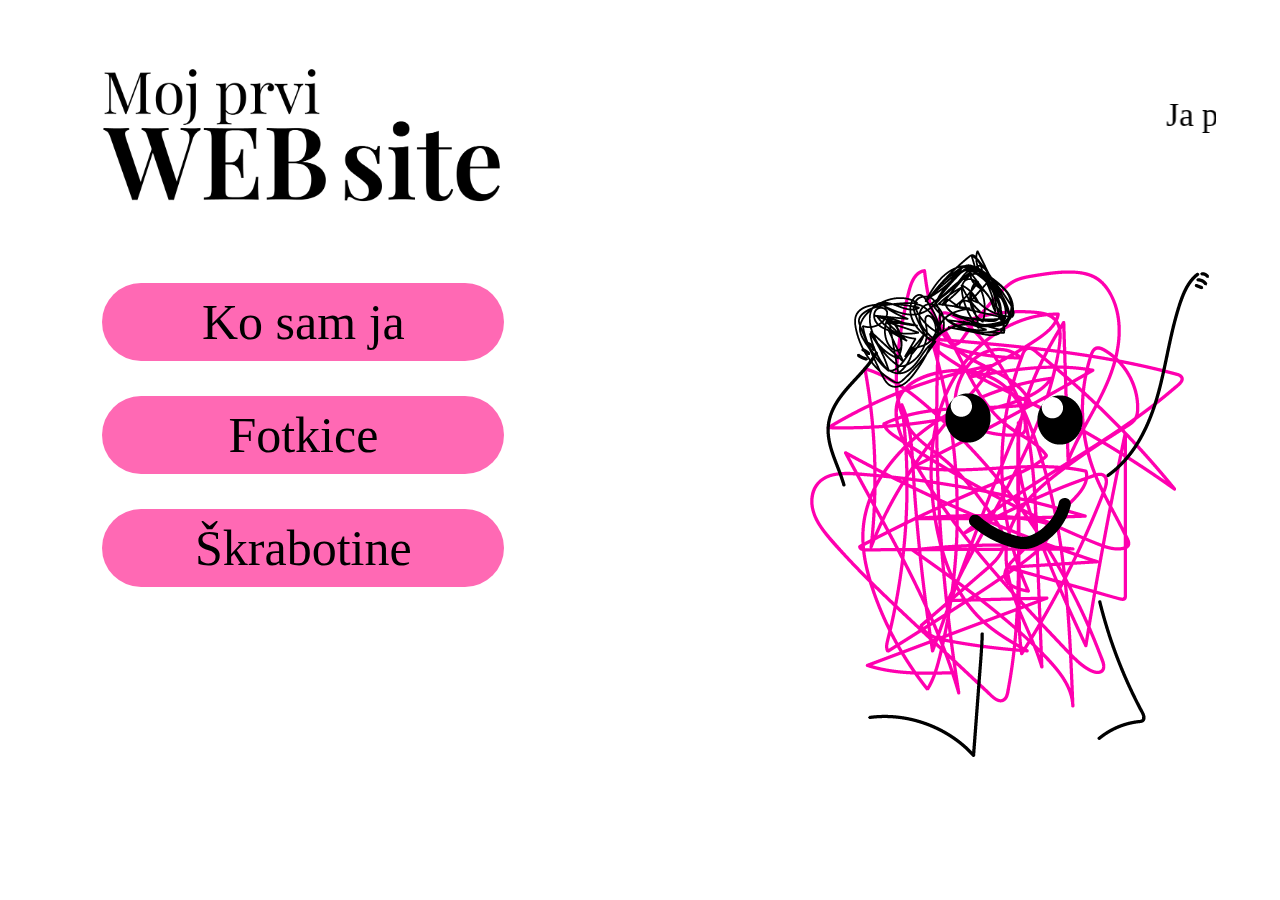
<file: index.html>
<!DOCTYPE html>
<html>

<head>
	<meta charset="utf-8">
	<link rel="stylesheet" type="text/css" href="styles.css" />
	<title>Web stranica</title>
</head>

<body style="margin-top:5%;margin-left:8%;margin-right:5%;">

	<div style="width: 600px; float: left;">
		<div>
			<img src="assets/naslov.png" alt="Logo" style="width:70%; margin-bottom: 20px;">
		</div>

		<div id='meni'>
			<a href="ko-sam-ja.html"><button style="font-family:Playfair Display;"type="button" class="menu-item" >Ko sam ja</button></a>
			<a href="fotkice.html"><button style="font-family:Playfair Display;"type="button" class="menu-item" >Fotkice</button></a>
			<a href="skrabotine.html"><button style="font-family:Playfair Display;"type="button" class="menu-item" >Škrabotine</button></a>
		</div>
	</div>

	<div style="margin-left: 700px;">
		<marquee behavior="scroll" direction="left">
            <p>Ja podržavam sve njene ideje, uključujući i one koje joj još nisu pale na pamet.</p>
        </marquee>
		
		<img src='assets/roze.gif'></a>
	</div>
</body>

</html>
</file>
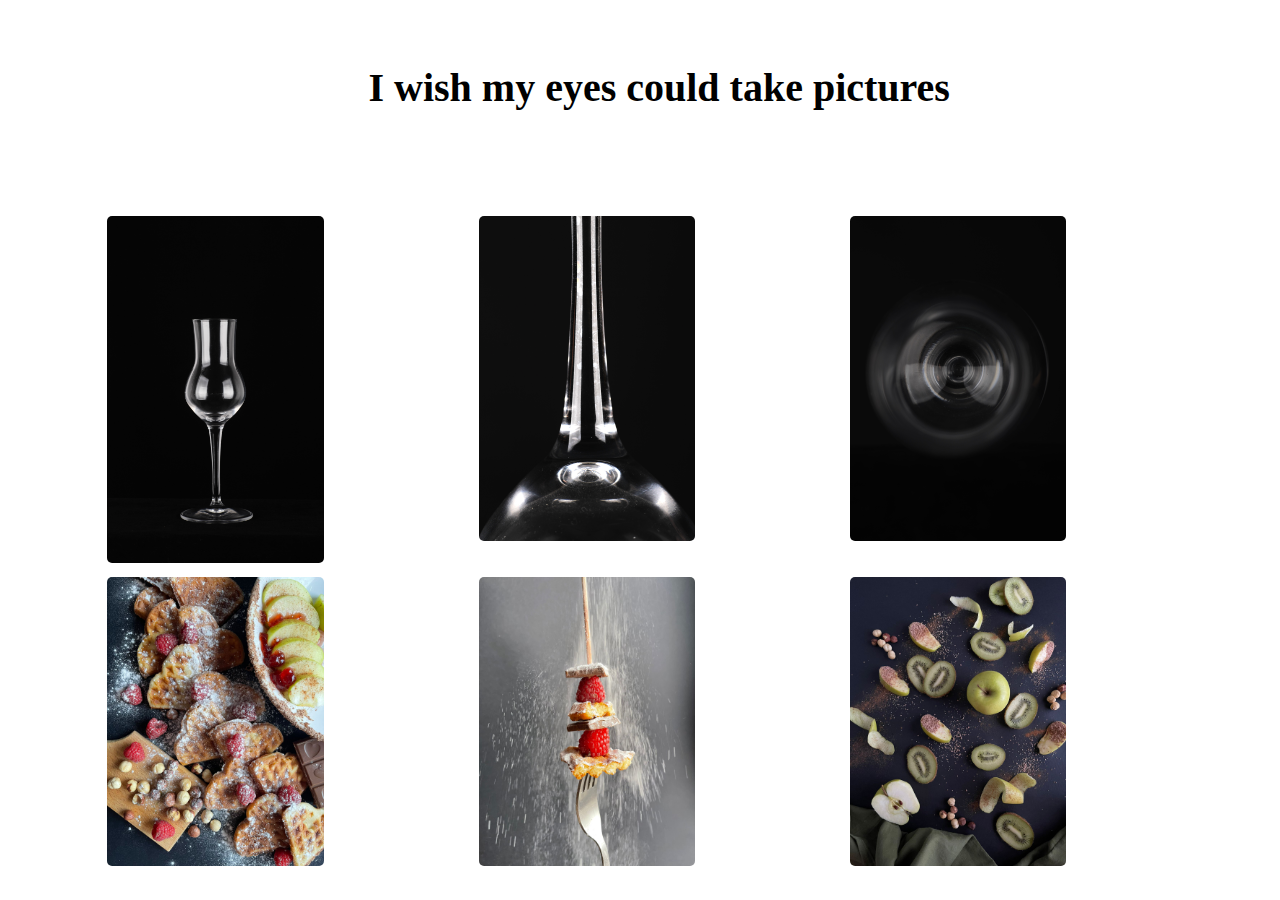
<file: fotkice.html>
<!DOCTYPE html>
<html>

<head>
	<meta charset="utf-8">
	<link rel="stylesheet" type="text/css" href="styles.css" />
	<title>Web stranica</title>
</head>

<body style="margin-top:5%;margin-left:8%;margin-right:5%;">
	<h1 style="font-family: Playfair Display;margin-bottom: 100px;">I wish my eyes could take pictures</h1>
	<div class="row">
		<div class="column">
         	<a target="_blank" href="assets/Staklo1.jpg">
            	<img class="slike" src="assets/Staklo1.jpg" alt="Slika1" style="width:60%">
         	</a>
      	</div>
  		<div class="column">
         	<a target="_blank" href="assets/Staklo2.jpg">
            	<img class="slike" src="assets/Staklo2.jpg" alt="Slika2" style="width:60%">
         	</a>
      	</div>
  		<div class="column">
         	<a target="_blank" href="assets/Staklo3.jpg">
            	<img class="slike" src="assets/Staklo3.jpg" alt="Slika3" style="width:60%">
         	</a>
      	</div>
	</div>
	<div class="row">
		<div class="column">
         	<a target="_blank" href="assets/Hrana1.jpg">
            	<img class="slike" src="assets/Hrana1.jpg" alt="Slika4" style="width:60%">
         	</a>
      	</div>
  		<div class="column">
         	<a target="_blank" href="assets/Hrana2.jpg">
            	<img class="slike" src="assets/Hrana2.jpg" alt="Slika5" style="width:60%">
         	</a>
      	</div>
  		<div class="column">
         	<a target="_blank" href="assets/Hrana3.jpg">
            	<img class="slike" src="assets/Hrana3.jpg" alt="Slika6" style="width:60%">
         	</a>
      	</div>
	</div>
</body>

</html>
</file>
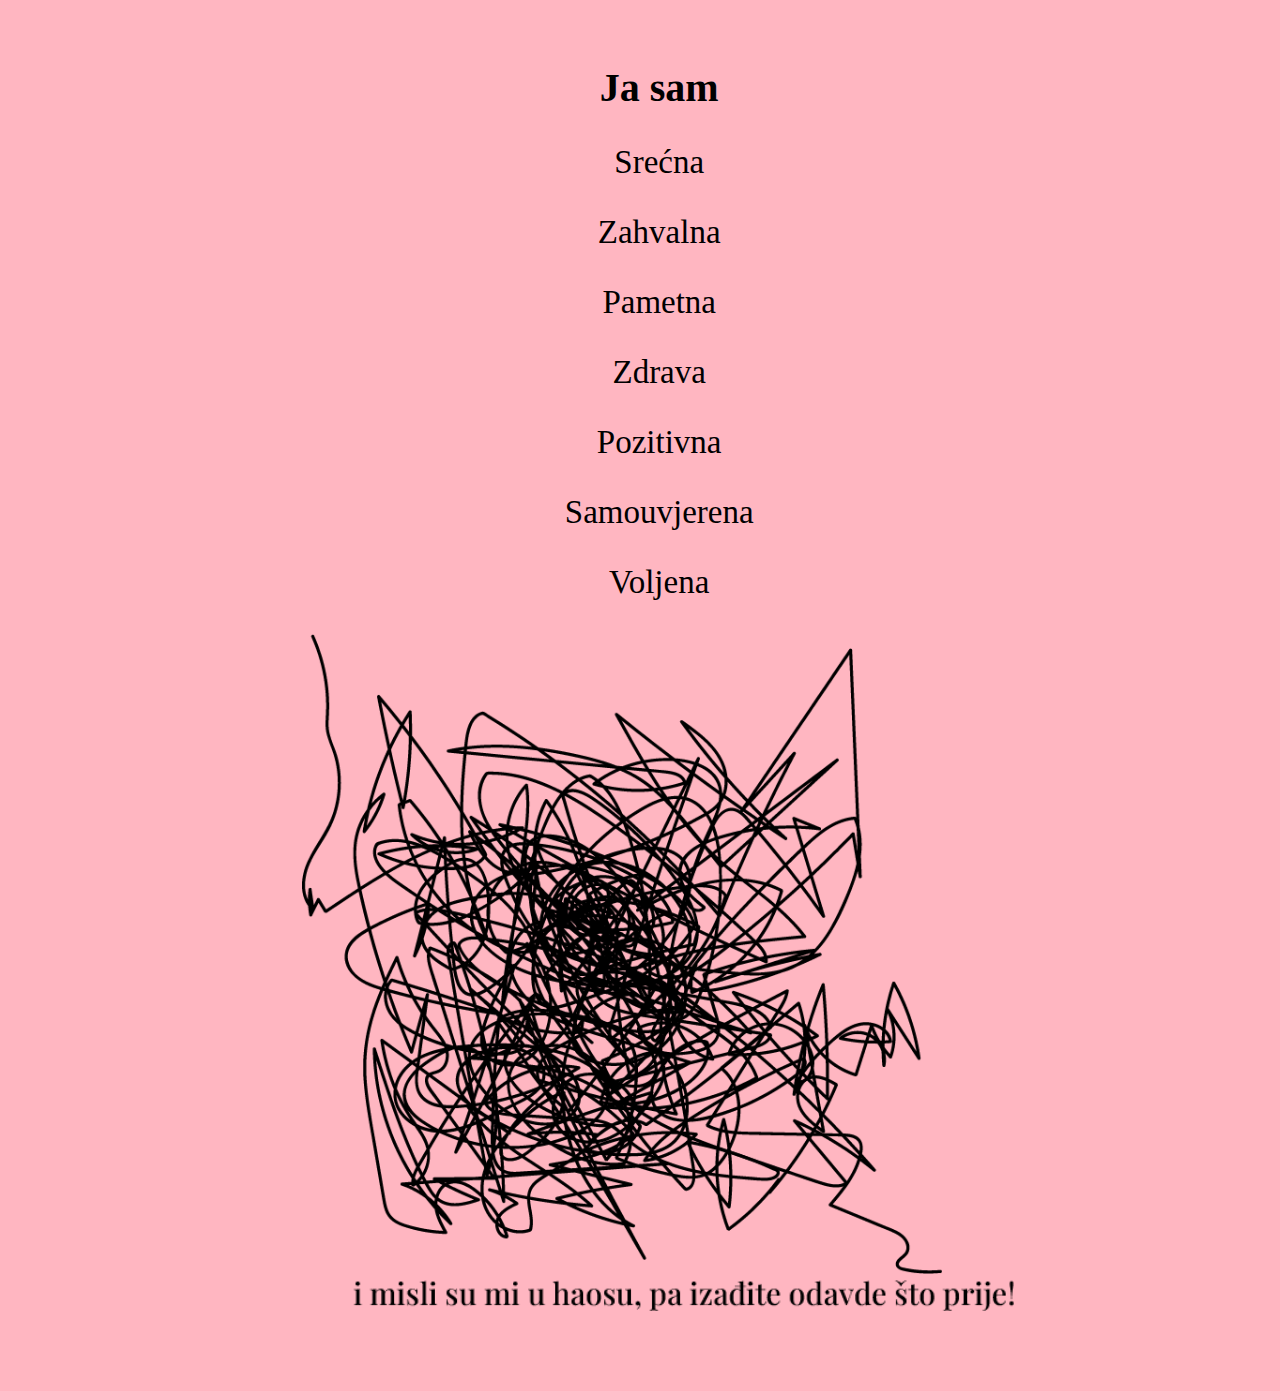
<file: ko-sam-ja.html>
<!DOCTYPE html>
<html>

<head>
	<meta charset="utf-8">
	<link rel="stylesheet" type="text/css" href="styles.css" />
	<title>Web stranica</title>
</head>

<body style="margin-top:5%;margin-left:8%;margin-right:5%;background-color:lightpink;">

	<h1>Ja sam</h1>
	<p>Srećna</p>
	<p>Zahvalna</p>
	<p>Pametna</p>
	<p>Zdrava</p>
	<p>Pozitivna</p>
	<p>Samouvjerena</p>
	<p>Voljena</p>

	<div style="margin-left: 200px;">
		<img src="assets/sara.png" alt="Šara" style="width:70%;">
	</div>

	<div style="margin-left: 250px;">
		<img src="assets/natpis.png" alt="Rečenica" style="width:80%;">
	</div>

</body>

</html>
</file>
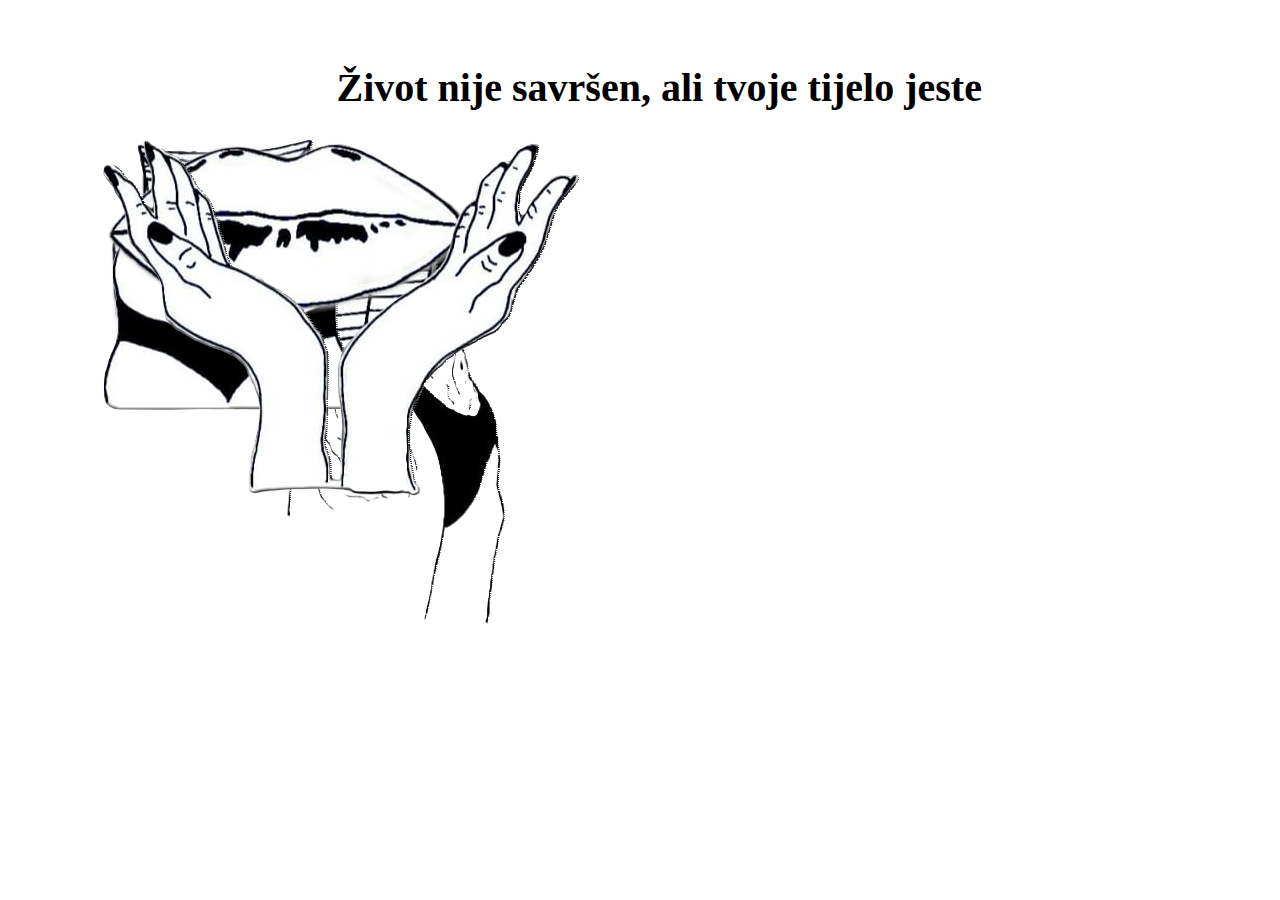
<file: skrabotine.html>
<!DOCTYPE html>
<html>

<head>
	<meta charset="utf-8">
	<link rel="stylesheet" type="text/css" href="styles.css" />
	<title>Web stranica</title>
</head>

<script>
	let gMouseDownX = 0;
	let gMouseDownY = 0;
	let gMouseDownOffsetX = 0;
	let gMouseDownOffsetY = 0;

	function addListeners() {
	    const list = document.getElementsByClassName("tijelo");
	    console.log(list)
	    for(let i = 0; i < list.length; i++) {
	    	list[i].addEventListener('mousedown', mouseDown, false);
	    }
	    window.addEventListener('mouseup', mouseUp, false);
	}

	function mouseUp() {
	    window.removeEventListener('mousemove', divMove, true);
	}

	function mouseDown(e) {
	    gMouseDownX = e.clientX;
	    gMouseDownY = e.clientY;

	    var div = e.target;

	    let leftPart = "";
	    if(!div.style.left)
	        leftPart+="0px";  
	    else
	        leftPart = div.style.left;
	    let leftPos = leftPart.indexOf("px");
	    let leftNumString = leftPart.slice(0, leftPos);
	    gMouseDownOffsetX = gMouseDownX - parseInt(leftNumString,10);

	    let topPart = "";
	    if(!div.style.top)
	        topPart+="0px";    
	    else
	        topPart = div.style.top;
	    let topPos = topPart.indexOf("px");
	    let topNumString = topPart.slice(0, topPos);   
	    gMouseDownOffsetY = gMouseDownY - parseInt(topNumString,10);

	    window.addEventListener('mousemove', divMove, true);
	}

	function divMove(e){
	    var div = e.target;
	    div.style.position = 'absolute';
	    let topAmount = e.clientY - gMouseDownOffsetY;
	    div.style.top = topAmount + 'px';
	    let leftAmount = e.clientX - gMouseDownOffsetX;
	    div.style.left = leftAmount + 'px';
	}

	window.addEventListener("DOMContentLoaded", (event) => {
    	addListeners();
    });
	
</script>

<body style="margin-top:5%;margin-left:8%;margin-right:5%;">
	<div>
		<h1 style="font-family: Playfair Display;">Život nije savršen, ali tvoje tijelo jeste</h1>
	</div>
	<div>
		<div style="position: absolute;">
			<img class="tijelo" ondragstart="return false;" src="assets/tijelo1.png">
		</div>
		<div style="position: absolute;">
			<img class="tijelo" ondragstart="return false;" src="assets/tijelo2.png">
		</div>
		<div style="position: absolute;">
			<img class="tijelo" ondragstart="return false;" src="assets/tijelo3.png">
		</div>
		<div style="position: absolute;">
			<img class="tijelo" ondragstart="return false;" src="assets/tijelo4.png">
		</div>
		<div style="position: absolute;">
			<img class="tijelo" ondragstart="return false;" src="assets/tijelo5.png">
		</div>
	</div>
</body>

</html>
</file>
<file: styles.css>
.menu-item {
  border: 4px hotpink;
  border-radius: 40px;
  width: 67%;
  height: 100%;
  text-align: center;
  background-color: hotpink;
  font-size: 50px;
  padding-top: 10px;
  padding-bottom: 10px;
  margin-top: 35px;
  color: black;
  cursor: pointer;
}

.menu-item:hover {
  border: 4px hotpink;
  border-radius: 40px;
  max-width: 400px;
  text-align: center;
  margin-top: 35px;
  background-color: black;
  font-size: 50px;
  padding-top: 10px;
  padding-bottom: 10px;
  color: hotpink;
  cursor: pointer;
}

p {
  text-align: center;
  font-size: 33px;
  font-family:Playfair Display;
}

::-webkit-scrollbar {
    display: none;
}

h1 {
  text-align: center;
  font-size: 40px;
  font-family:Playfair Display Bold;
}

* {
  box-sizing: border-box;
}

.column {
  float: left;
  width: 33.33%;
  padding: 5px;
}

.row::after {
  content: "";
  clear: both;
  display: table;
}

.slike {
    border-radius: 5px;
    cursor: pointer;
    transition: 0.3s;
}

.slike:hover {
  opacity: 0.7;
  transform: scale(1.2); 
}
</file>
